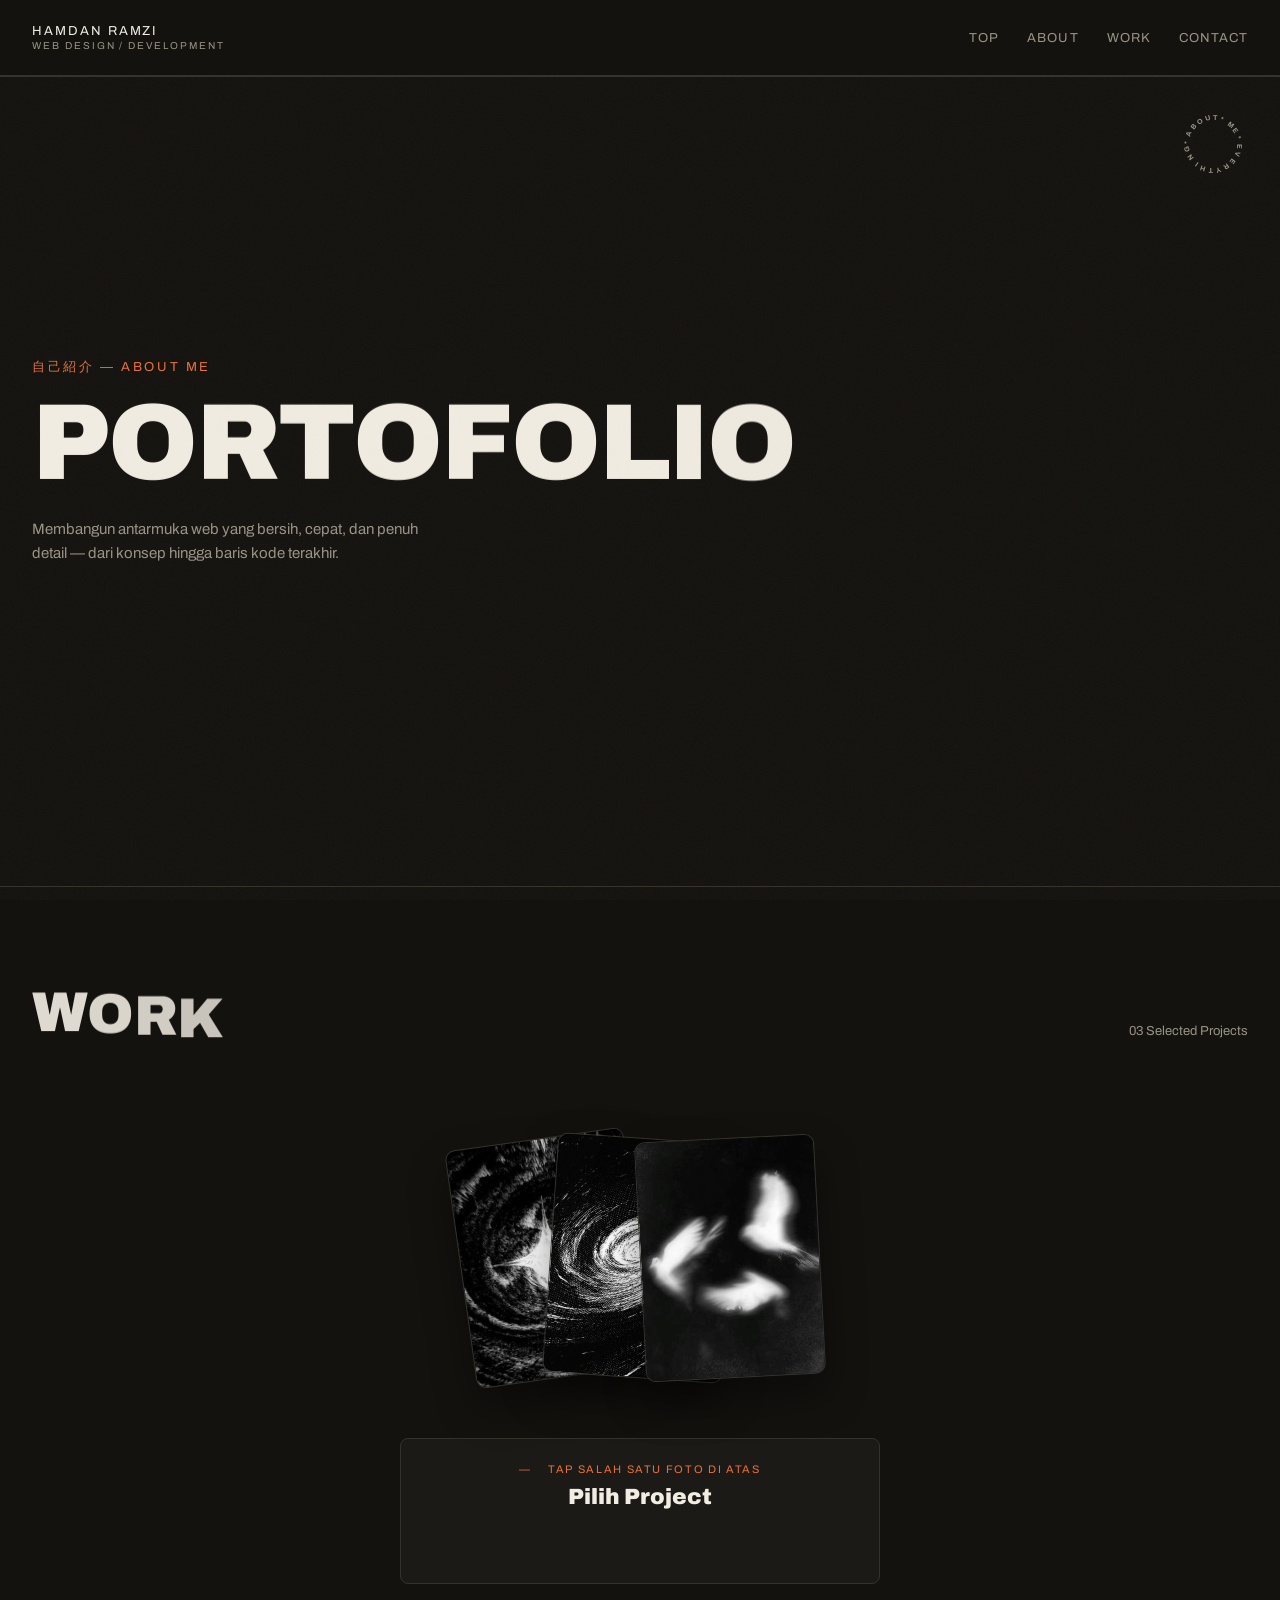
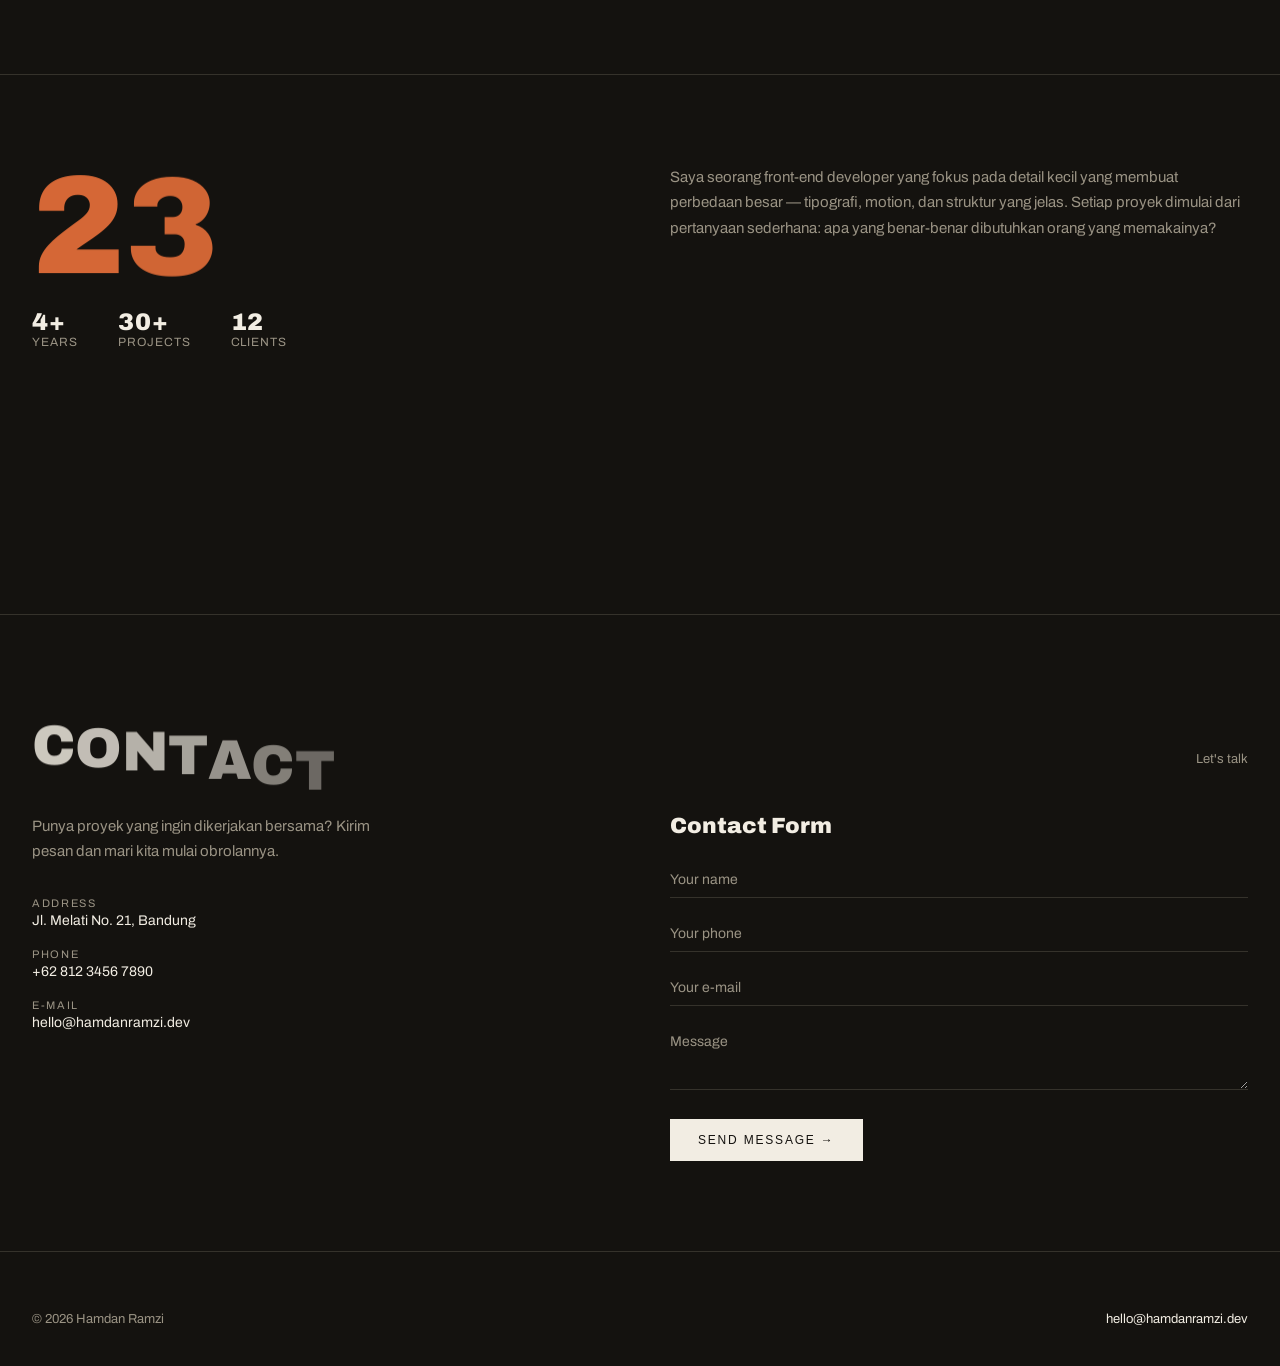
<file: index.html>
<!DOCTYPE html>
<html lang="id">
<head>
<meta charset="UTF-8">
<meta name="viewport" content="width=device-width, initial-scale=1.0">
<title>Portofolio — Hamdan Ramzi</title>
<link rel="stylesheet" href="style.css">
<script src="https://cdnjs.cloudflare.com/ajax/libs/gsap/3.12.5/gsap.min.js"></script>
<script src="splittext.js"></script>
</head>
<body>
<div class="noise"></div>

<header>
  <div class="logo">HAMDAN RAMZI<span>Web Design / Development</span></div>
  <nav>
    <a href="#top">Top</a>
    <a href="#about">About</a>
    <a href="#work">Work</a>
    <a href="#contact">Contact</a>
  </nav>
</header>

<main>

<section id="top" class="hero">
  <div class="circular-text" id="heroCircular"></div>
  <div class="kicker">自己紹介 — About Me</div>
  <h1 id="splitPortofolio">PORTOFOLIO</h1>
  <p>Membangun antarmuka web yang bersih, cepat, dan penuh detail — dari konsep hingga baris kode terakhir.</p>
</section>

<section id="work">
  <div class="section-head">
    <h2 id="splitWork">WORK</h2>
    <div class="count">03 Selected Projects</div>
  </div>

  <div class="bounceCardsContainer">
    <div class="card" data-title="Nootspaces" data-desc="Media website untuk mendokumentasikan pemikiran dan ide, dengan estetika modern yang mencerminkan gaya media minimalis." data-year="2026" data-type="Design & Development">
      <img class="image" src="1.jpg" alt="Nootspaces">
    </div>
    <div class="card" data-title="Studio Archive" data-desc="Arsip proyek studio, disusun rapi dengan navigasi yang jelas dan fokus pada tipografi." data-year="2025" data-type="Development">
      <img class="image" src="2.jpg" alt="Studio Archive">
    </div>
    <div class="card" data-title="Monoline" data-desc="Eksplorasi desain visual bertema garis tunggal (monoline), sederhana dan penuh detail." data-year="2025" data-type="Design">
      <img class="image" src="3.jpg" alt="Monoline">
    </div>
  </div>

  <div class="work-caption" id="workCaption">
    <div class="wc-meta">
      <span id="wcYear">—</span>
      <span id="wcType">Tap salah satu foto di atas</span>
    </div>
    <h3 id="wcTitle">Pilih Project</h3>
    <p id="wcDesc" class="typewrite"></p>
  </div>
</section>

<section id="about" class="about">
  <div>
    <div class="big-num" id="splitNum">23</div>
    <div class="about-stats">
      <div><strong>4+</strong>Years</div>
      <div><strong>30+</strong>Projects</div>
      <div><strong>12</strong>Clients</div>
    </div>
  </div>
  <p>Saya seorang front-end developer yang fokus pada detail kecil yang membuat perbedaan besar — tipografi, motion, dan struktur yang jelas. Setiap proyek dimulai dari pertanyaan sederhana: apa yang benar-benar dibutuhkan orang yang memakainya?</p>
</section>

<section id="contact">
  <div class="section-head">
    <h2 id="splitContact">CONTACT</h2>
    <div class="count">Let's talk</div>
  </div>
  <div class="contact-grid">
    <div>
      <p class="desc">Punya proyek yang ingin dikerjakan bersama? Kirim pesan dan mari kita mulai obrolannya.</p>
      <div class="info-block"><label>Address</label><div>Jl. Melati No. 21, Bandung</div></div>
      <div class="info-block"><label>Phone</label><div>+62 812 3456 7890</div></div>
      <div class="info-block"><label>E-mail</label><div>hello@hamdanramzi.dev</div></div>
    </div>
    <div class="form">
      <h3>Contact Form</h3>
      <form action="#" method="post">
        <div class="field"><input type="text" name="name" placeholder="Your name"></div>
        <div class="field"><input type="tel" name="phone" placeholder="Your phone"></div>
        <div class="field"><input type="email" name="email" placeholder="Your e-mail"></div>
        <div class="field"><textarea name="message" rows="3" placeholder="Message"></textarea></div>
        <button type="submit" class="send-btn">Send Message →</button>
      </form>
    </div>
  </div>
</section>

</main>

<footer>
  <div>© 2026 Hamdan Ramzi</div>
  <a href="mailto:hello@hamdanramzi.dev">hello@hamdanramzi.dev</a>
</footer>

<script src="animasi.js"></script>
<script src="typetext.js"></script>
<script src="circulartext.js"></script>
<script>
  initBounceCards('.bounceCardsContainer', {
    cardStyles: [
      { rotation: -8, x: -90 },
      { rotation: 4, x: 0 },
      { rotation: -3, x: 90 }
    ]
  });

  initCircularText('#heroCircular', {
    text: "EVERYTHING*ABOUT*ME*",
    spinDuration: 20,
    onHover: "speedUp",
    radius: 30
  });

  initSplitText('#splitPortofolio, #splitNum, #splitWork, #splitContact', {
    delay: 50,
    duration: 1.25,
    ease: 'power3.out',
    from: { opacity: 0, y: 60 },
    to: { opacity: 1, y: 0 },
    threshold: 0.1,
    rootMargin: '0px'
  });

  document.querySelectorAll('.bounceCardsContainer .card').forEach(function (card) {
    card.addEventListener('click', function () {
      document.getElementById('wcTitle').textContent = card.dataset.title;
      document.getElementById('wcYear').textContent = card.dataset.year;
      document.getElementById('wcType').textContent = card.dataset.type;
      typeOnce(document.getElementById('wcDesc'), card.dataset.desc, 25);
    });
  });
</script>

</body>
</html>
</file>
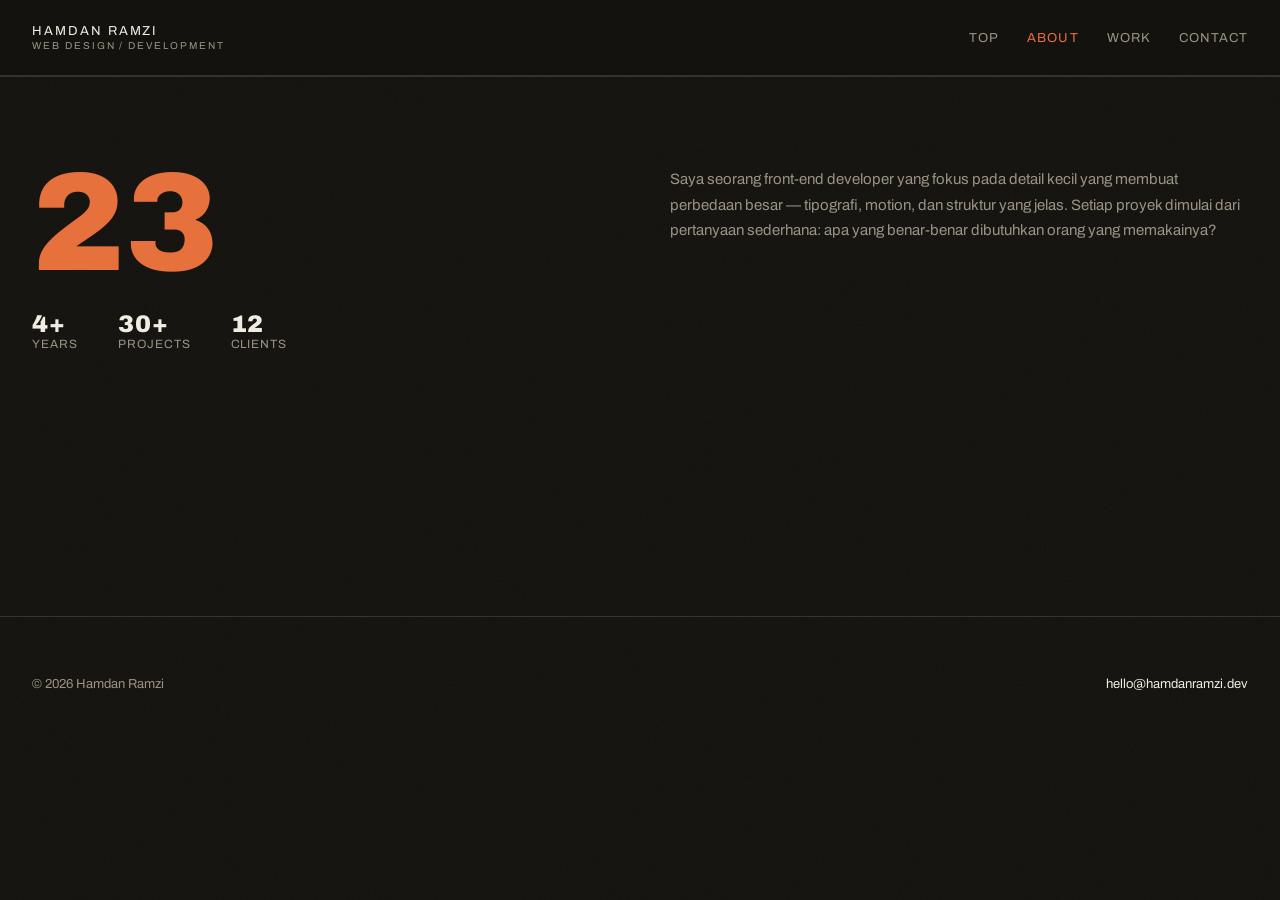
<file: about.html>
<!DOCTYPE html>
<html lang="id">
<head>
<meta charset="UTF-8">
<meta name="viewport" content="width=device-width, initial-scale=1.0">
<title>Portofolio — About</title>
<link rel="stylesheet" href="style.css">
</head>
<body>
<div class="noise"></div>

<header>
  <div class="logo">HAMDAN RAMZI<span>Web Design / Development</span></div>
  <nav>
    <a href="index.html">Top</a>
    <a href="about.html" class="active">About</a>
    <a href="work.html">Work</a>
    <a href="contact.html">Contact</a>
  </nav>
</header>

<main>
<section class="about">
  <div>
    <div class="big-num">23</div>
    <div class="about-stats">
      <div><strong>4+</strong>Years</div>
      <div><strong>30+</strong>Projects</div>
      <div><strong>12</strong>Clients</div>
    </div>
  </div>
  <p>Saya seorang front-end developer yang fokus pada detail kecil yang membuat perbedaan besar — tipografi, motion, dan struktur yang jelas. Setiap proyek dimulai dari pertanyaan sederhana: apa yang benar-benar dibutuhkan orang yang memakainya?</p>
</section>
</main>

<footer>
  <div>© 2026 Hamdan Ramzi</div>
  <a href="mailto:hello@hamdanramzi.dev">hello@hamdanramzi.dev</a>
</footer>

</body>
</html>
</file>
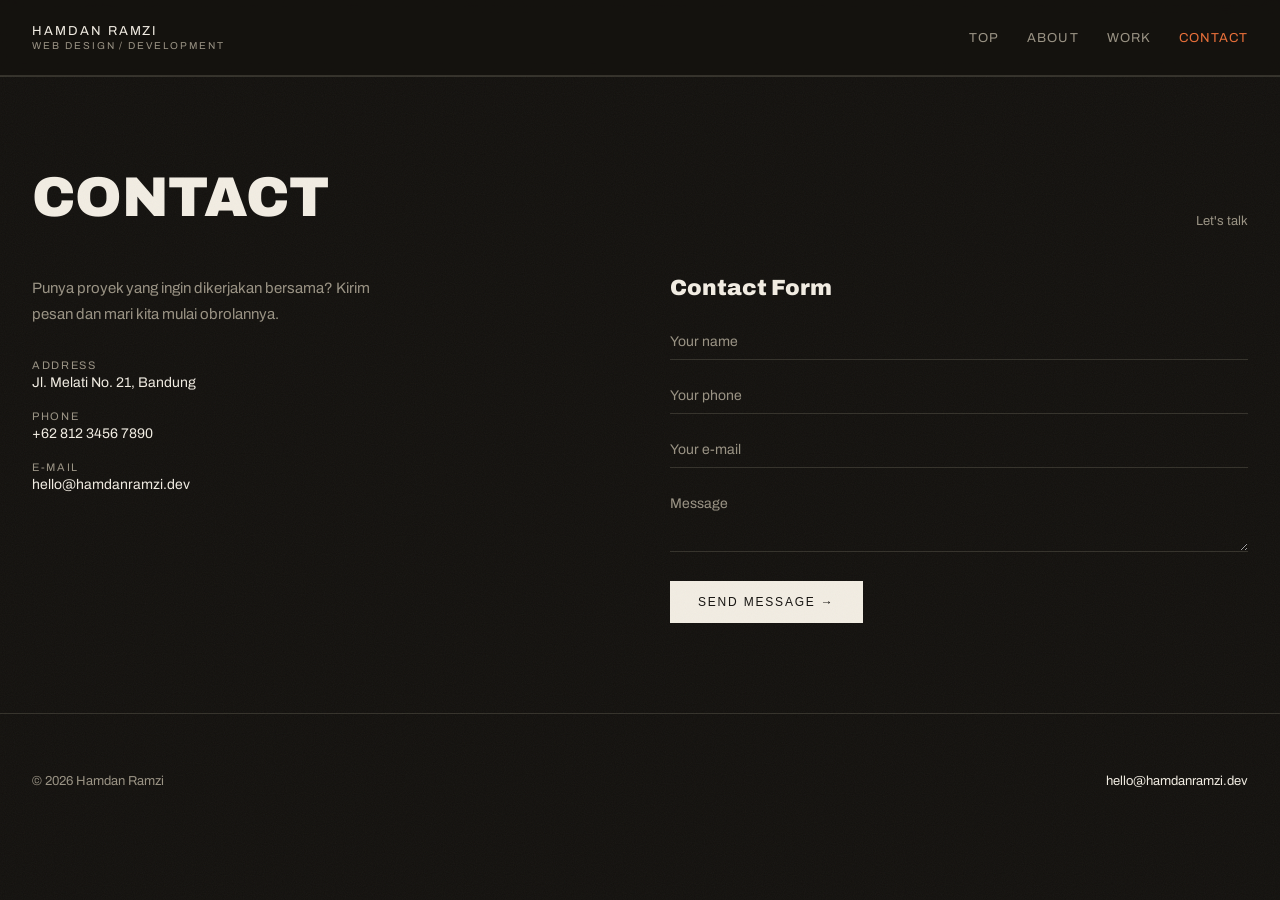
<file: contact.html>
<!DOCTYPE html>
<html lang="id">
<head>
<meta charset="UTF-8">
<meta name="viewport" content="width=device-width, initial-scale=1.0">
<title>Portofolio — Contact</title>
<link rel="stylesheet" href="style.css">
</head>
<body>
<div class="noise"></div>

<header>
  <div class="logo">HAMDAN RAMZI<span>Web Design / Development</span></div>
  <nav>
    <a href="index.html">Top</a>
    <a href="about.html">About</a>
    <a href="work.html">Work</a>
    <a href="contact.html" class="active">Contact</a>
  </nav>
</header>

<main>
<section>
  <div class="section-head">
    <h2>CONTACT</h2>
    <div class="count">Let's talk</div>
  </div>
  <div class="contact-grid">
    <div>
      <p class="desc">Punya proyek yang ingin dikerjakan bersama? Kirim pesan dan mari kita mulai obrolannya.</p>
      <div class="info-block"><label>Address</label><div>Jl. Melati No. 21, Bandung</div></div>
      <div class="info-block"><label>Phone</label><div>+62 812 3456 7890</div></div>
      <div class="info-block"><label>E-mail</label><div>hello@hamdanramzi.dev</div></div>
    </div>
    <div class="form">
      <h3>Contact Form</h3>
      <form action="#" method="post">
        <div class="field"><input type="text" name="name" placeholder="Your name"></div>
        <div class="field"><input type="tel" name="phone" placeholder="Your phone"></div>
        <div class="field"><input type="email" name="email" placeholder="Your e-mail"></div>
        <div class="field"><textarea name="message" rows="3" placeholder="Message"></textarea></div>
        <button type="submit" class="send-btn">Send Message →</button>
      </form>
    </div>
  </div>
</section>
</main>

<footer>
  <div>© 2026 Hamdan Ramzi</div>
  <a href="mailto:hello@hamdanramzi.dev">hello@hamdanramzi.dev</a>
</footer>

</body>
</html>
</file>
<file: style.css>
@import url('https://fonts.googleapis.com/css2?family=Archivo:wght@400;600;700;900&display=swap');

* { margin:0; padding:0; box-sizing:border-box; }

:root{
  --bg: #14120f;
  --bg-soft: #1c1a16;
  --ink: #f2ede3;
  --ink-dim: #9a9384;
  --accent: #e8703a;
  --line: #35322b;
}

html{ scroll-behavior: smooth; }

body{
  background: var(--bg);
  color: var(--ink);
  font-family: 'Archivo', sans-serif;
  overflow-x:hidden;
}

.noise{
  position:fixed; inset:0; pointer-events:none; opacity:.04; z-index:1;
  background-image: url("data:image/svg+xml,%3Csvg xmlns='http://www.w3.org/2000/svg'%3E%3Cfilter id='n'%3E%3CfeTurbulence type='fractalNoise' baseFrequency='0.9' numOctaves='2'/%3E%3C/filter%3E%3Crect width='100%25' height='100%25' filter='url(%23n)'/%3E%3C/svg%3E");
}

header{
  position:sticky; top:0; z-index:10;
  display:flex; justify-content:space-between; align-items:center;
  padding: 24px 32px;
  background: rgba(20,18,15,0.85);
  backdrop-filter: blur(8px);
  border-bottom:1px solid var(--line);
}

.logo{
  font-size:13px; letter-spacing:.15em; text-transform:uppercase;
}
.logo span{ display:block; font-size:10px; color:var(--ink-dim); margin-top:2px; }

nav{ display:flex; gap:28px; }
nav a{
  color: var(--ink-dim); text-decoration:none; font-size:13px;
  letter-spacing:.08em; text-transform:uppercase;
  transition: color .25s;
}
nav a:hover, nav a.active{ color: var(--accent); }

.hero{
  min-height: 90vh;
  display:flex; flex-direction:column; justify-content:center;
  padding: 40px 32px 80px;
  position:relative;
}

.hero .kicker{
  color: var(--accent); font-size:13px; letter-spacing:.2em;
  text-transform:uppercase; margin-bottom:18px;
}

.hero h1{
  font-family:'Archivo', sans-serif;
  font-weight: 900;
  font-size: clamp(48px, 12vw, 108px);
  line-height: 0.92;
  letter-spacing: -.02em;
  color: var(--ink);
}
.hero h1 em{
  font-style:normal; color: var(--accent);
}

.hero p{
  margin-top: 24px;
  max-width: 420px;
  color: var(--ink-dim);
  font-size: 15px;
  line-height:1.6;
}

main section{ padding: 90px 32px; border-top:1px solid var(--line); min-height: 60vh; }

.section-head{
  display:flex; justify-content:space-between; align-items:flex-end;
  margin-bottom: 48px;
}
.section-head h2{
  font-family:'Archivo', sans-serif;
  font-weight: 900;
  font-size: clamp(36px, 6vw, 56px);
  letter-spacing:-.01em;
}
.section-head .count{
  color: var(--ink-dim); font-size:13px;
}

.work-grid{
  display:grid; gap: 1px; background: var(--line);
  border:1px solid var(--line);
}

.work-item{
  background: var(--bg);
  padding: 32px;
  display:grid;
  grid-template-columns: 100px 60px 1fr 140px;
  align-items:center;
  gap: 24px;
  cursor:pointer;
  transition: background .3s;
  text-decoration:none;
  color: var(--ink);
}
.work-item:hover{ background: var(--bg-soft); }
.work-item:hover .work-title{ color: var(--accent); transform: translateX(6px); }
.work-item:hover .arrow{ opacity:1; transform:translateX(0); }

.work-num{ color: var(--ink-dim); font-size:13px; }
.work-title{
  font-size: clamp(20px, 3vw, 30px);
  transition: all .3s;
}
.work-meta{
  color: var(--ink-dim); font-size:12px; text-align:right;
  letter-spacing:.05em;
}
.arrow{ opacity:0; transform:translateX(-6px); transition: all .3s; display:inline-block; margin-left:6px; }

.work-thumb{
  width: 100px; height: 70px; object-fit: cover;
  border-radius: 3px; border: 1px solid var(--line);
}
.work-info{ display: contents; }

.about{
  display:grid;
  grid-template-columns: 1fr 1fr;
  gap: 60px;
  align-items:start;
}
.about .big-num{
  font-family:'Archivo', sans-serif;
  font-weight: 900;
  font-size: 140px;
  color: var(--accent);
  line-height:0.8;
}
.about p{ color: var(--ink-dim); line-height:1.7; font-size:15px; }
.about-stats{
  display:flex; gap:40px; margin-top:32px;
}
.about-stats div{ font-size:12px; color:var(--ink-dim); text-transform:uppercase; letter-spacing:.08em; }
.about-stats strong{ display:block; color:var(--ink); font-size:24px; font-family:'Archivo',sans-serif; font-weight:900; }

/* Contact form */
.contact-grid{
  display:grid; grid-template-columns:1fr 1fr; gap:60px; align-items:start;
}
.contact-grid p.desc{ color:var(--ink-dim); line-height:1.7; font-size:15px; max-width:380px; margin-bottom:32px; }
.info-block{ margin-bottom:20px; }
.info-block label{ font-size:11px; letter-spacing:.15em; color:var(--ink-dim); text-transform:uppercase; display:block; margin-bottom:4px; }
.info-block div{ font-size:14px; }

.form h3{ font-size:22px; font-weight:900; margin-bottom:24px; }
.field{ margin-bottom:18px; }
.field input, .field textarea{
  width:100%; background:transparent; border:none; border-bottom:1px solid var(--line);
  color: var(--ink); font-family:'Archivo',sans-serif; font-size:14px; padding:10px 0;
  outline:none;
}
.field input::placeholder, .field textarea::placeholder{ color: var(--ink-dim); }
.field input:focus, .field textarea:focus{ border-color: var(--accent); }
.send-btn{
  margin-top:8px; background: var(--ink); color: var(--bg); border:none;
  padding:14px 28px; font-size:12px; letter-spacing:.15em; text-transform:uppercase;
  cursor:pointer; transition: background .25s;
}
.send-btn:hover{ background: var(--accent); }

footer{
  padding: 60px 32px 40px;
  display:flex; justify-content:space-between; align-items:center;
  color: var(--ink-dim); font-size:13px;
  border-top:1px solid var(--line);
}
footer a{ color: var(--ink); text-decoration:none; }

/* Bounce cards showcase */
.bounceCardsContainer{
  position: relative;
  margin: 80px auto 40px;
  height: 280px;
}
.bounceCardsContainer .card{
  position: absolute;
  top: 50%; left: 50%;
  width: 180px; height: 240px;
  margin-top: -120px; margin-left: -90px;
  border-radius: 10px;
  overflow: hidden;
  box-shadow: 0 20px 40px rgba(0,0,0,.4);
  cursor: pointer;
  border: 1px solid var(--line);
}
.bounceCardsContainer .card .image{
  width: 100%; height: 100%; object-fit: cover; display: block;
}

/* Work caption */
.work-caption{
  max-width: 480px;
  margin: 20px auto 0;
  text-align: center;
  padding: 24px;
  border: 1px solid var(--line);
  border-radius: 8px;
  background: var(--bg-soft);
}
.wc-meta{
  display: flex;
  justify-content: center;
  gap: 16px;
  font-size: 11px;
  letter-spacing: .15em;
  text-transform: uppercase;
  color: var(--accent);
  margin-bottom: 10px;
}
.work-caption h3{
  font-size: 22px;
  font-weight: 900;
  margin-bottom: 8px;
}
.work-caption p{
  font-size: 13px;
  color: var(--ink-dim);
  line-height: 1.6;
}

/* Typewrite */
.typewrite{
  min-height: 3.2em;
}
.typewrite .cursor{
  display: inline-block;
  margin-left: 2px;
  animation: blink 0.7s step-end infinite;
}
@keyframes blink{
  50% { opacity: 0; }
}

/* Circular spinning text */
.circular-text{
  position: absolute;
  top: 32px;
  right: 32px;
  width: 70px;
  height: 70px;
  z-index: 5;
}
.circular-text span{
  position: absolute;
  top: 50%;
  left: 50%;
  font-size: 7px;
  font-weight: 700;
  letter-spacing: .05em;
  color: var(--ink-dim);
  text-transform: uppercase;
  transform-origin: 0 0;
}
.circular-text .ct-spin{
  position: relative;
  width: 100%;
  height: 100%;
  animation: ct-rotate linear infinite;
  animation-duration: 20s;
  transition: animation-duration 0.3s ease;
}
@keyframes ct-rotate{
  from { transform: rotate(0deg); }
  to { transform: rotate(360deg); }
}

/* Split text char */
.split-char{
  display: inline-block;
  will-change: transform, opacity;
}

@media (max-width: 640px){
  .about{ grid-template-columns:1fr; }
  .contact-grid{ grid-template-columns:1fr; }
  .work-item{ grid-template-columns: 70px 1fr; }
  .work-thumb{ width: 70px; height: 50px; }
  .work-num{ display:none; }
  .work-meta{ display:none; }
  .bounceCardsContainer{ height: 200px; }
  .bounceCardsContainer .card{ width: 130px; height: 170px; margin-top: -85px; margin-left: -65px; }
  .circular-text{ top: 20px; right: 20px; width: 55px; height: 55px; }
  .circular-text span{ font-size: 6px; }
  .hero h1{ font-size: 13vw; white-space: nowrap; }

  header{
    flex-direction: row;
    align-items: flex-start;
    padding: 20px 16px;
  }
  .logo{ font-size: 11px; }
  .logo span{ font-size: 8px; }
  nav{ gap: 10px; }
  nav a{ font-size: 9px; }
                               }
</file>
